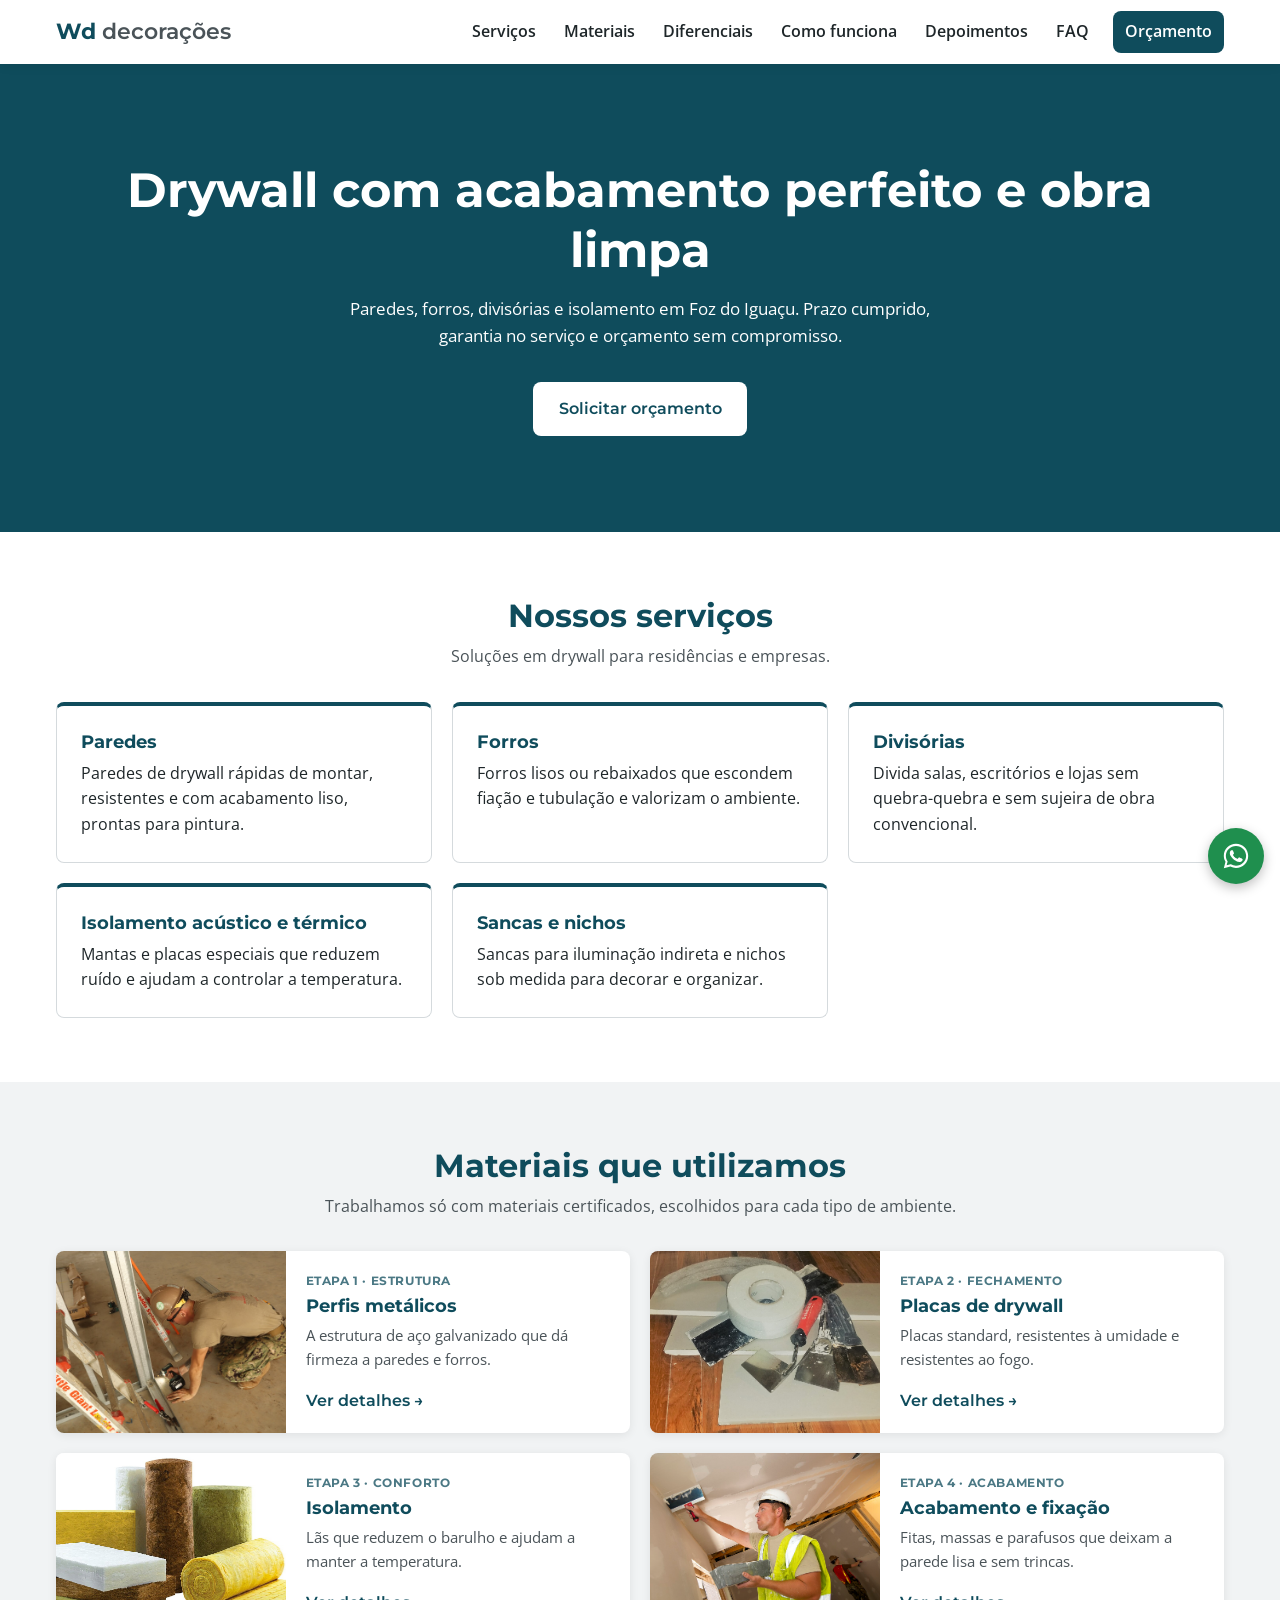
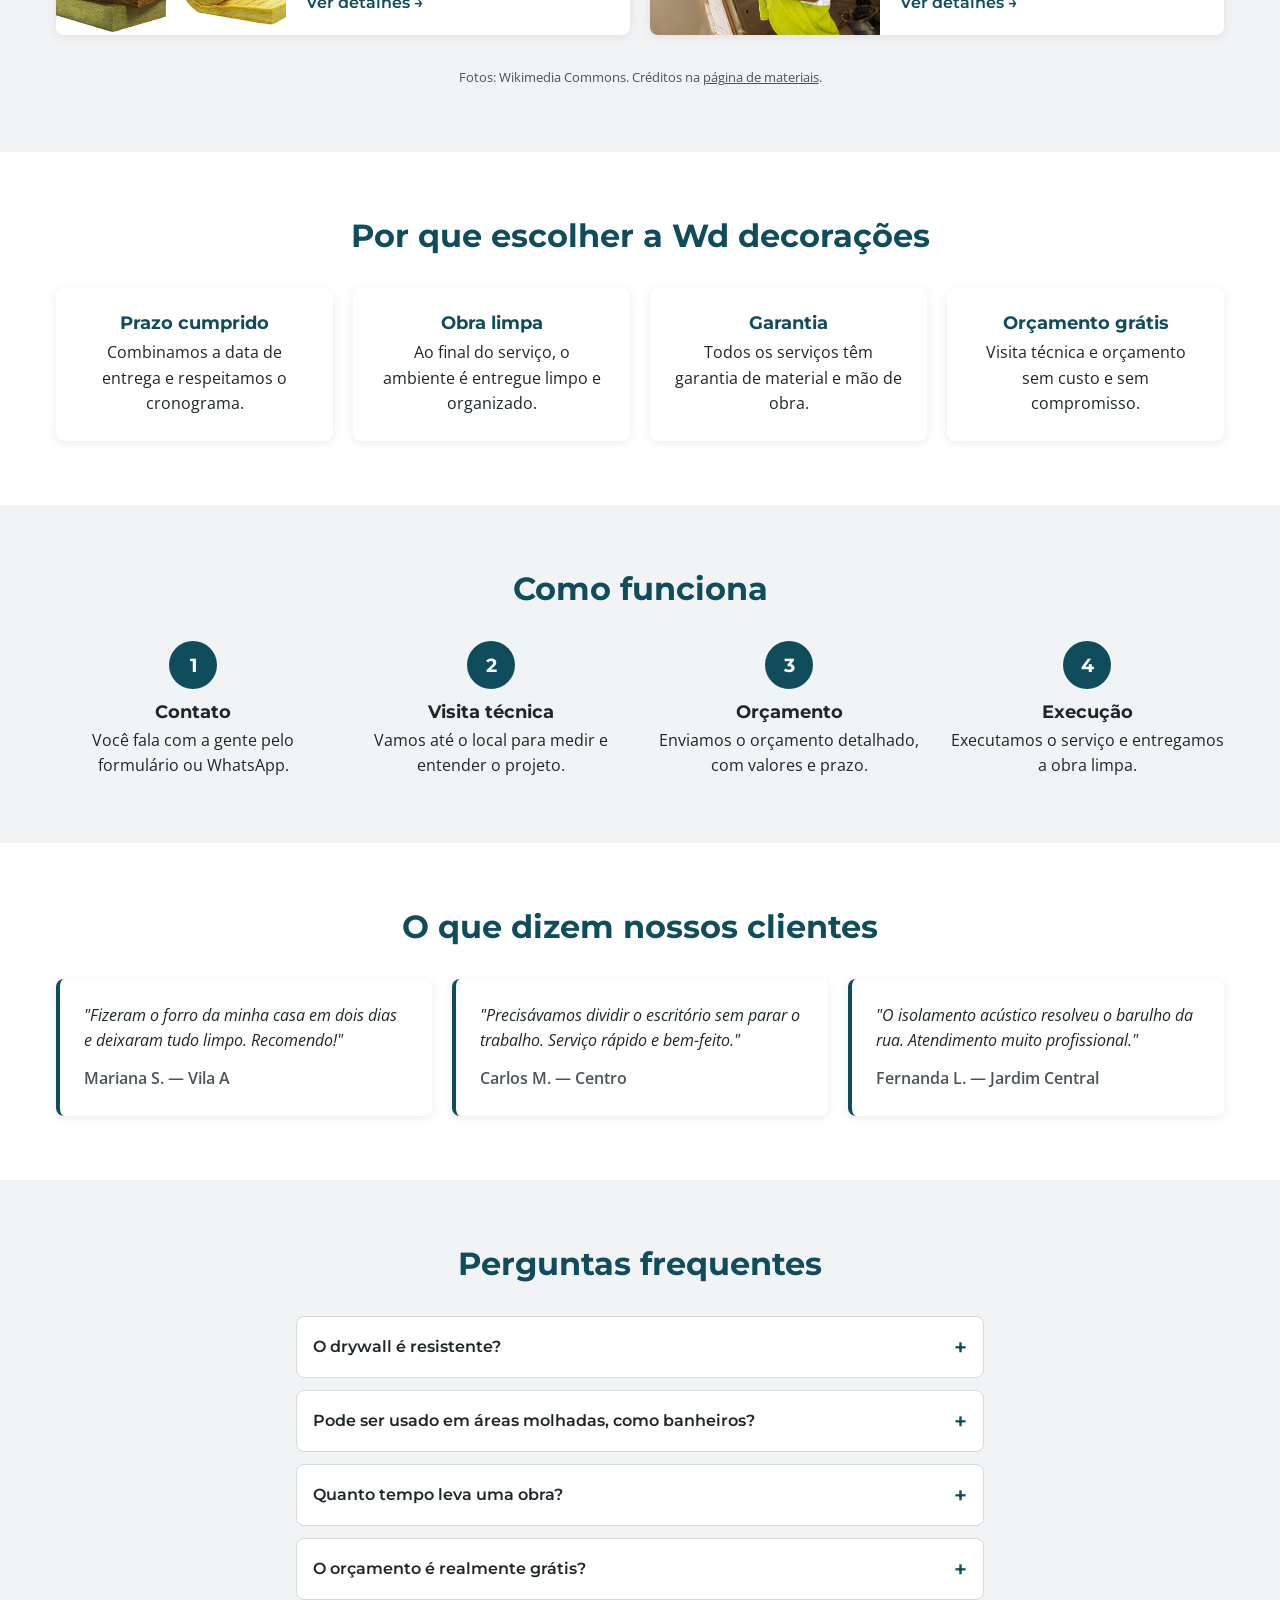
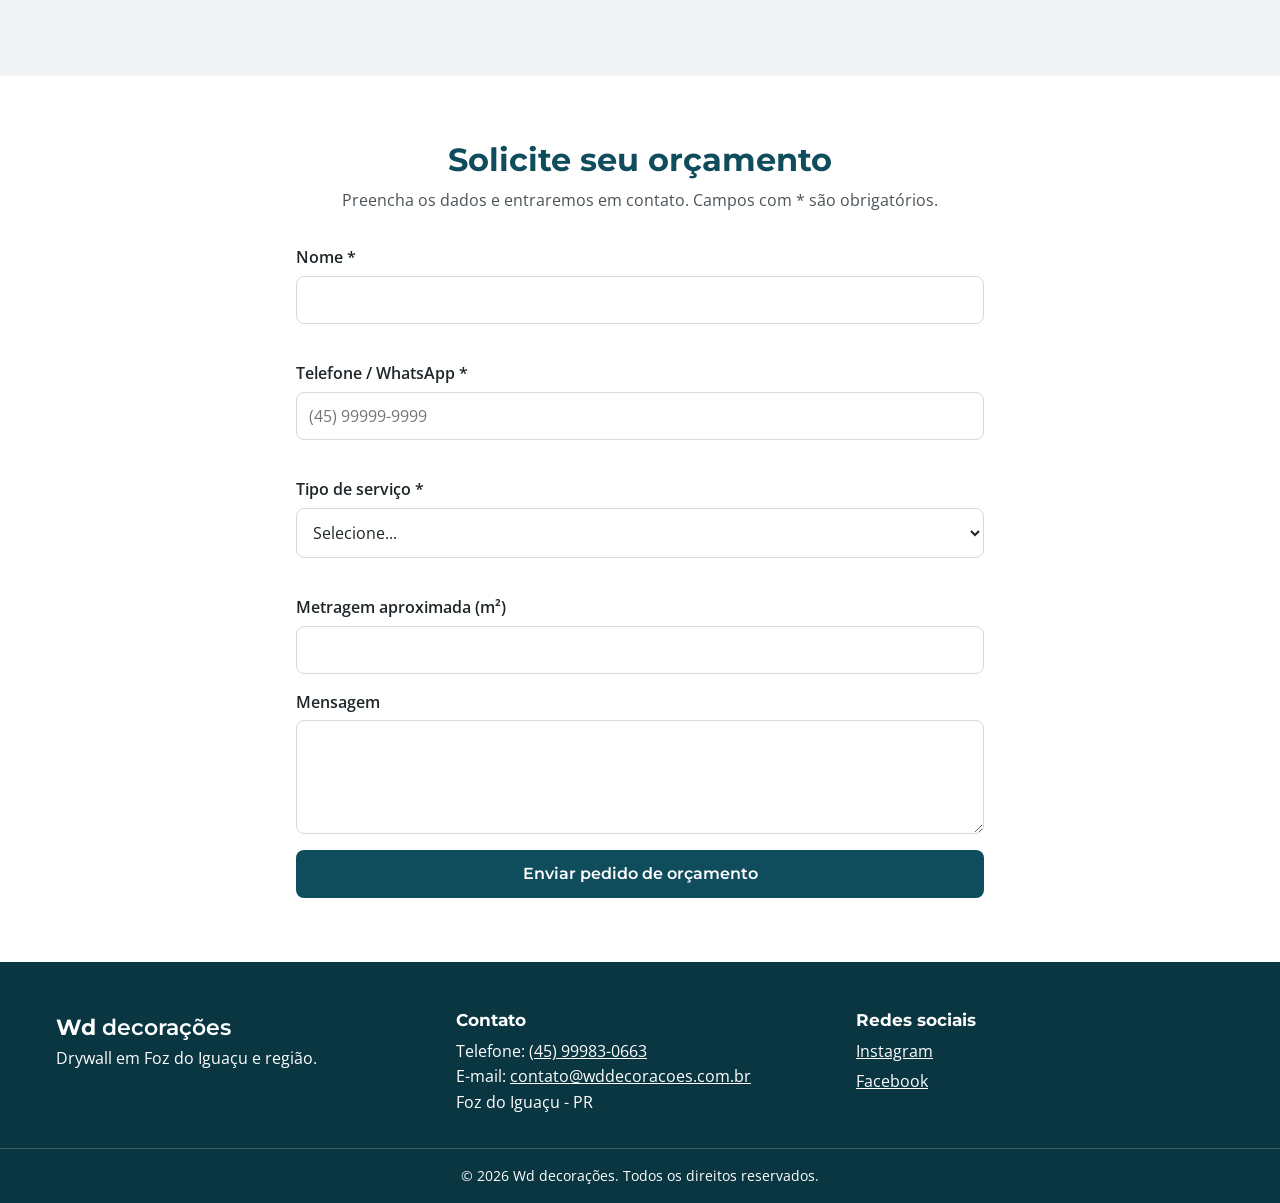
<file: index.html>
<!DOCTYPE html>
<html lang="pt-BR">
<head>
  <meta charset="UTF-8">
  <meta name="viewport" content="width=device-width, initial-scale=1.0">
  <meta name="description" content="Wd decorações: drywall, forros, divisórias e isolamento em Foz do Iguaçu. Orçamento grátis.">
  <title>Wd decorações | Drywall em Foz do Iguaçu</title>

  <link rel="preconnect" href="https://fonts.googleapis.com">
  <link rel="preconnect" href="https://fonts.gstatic.com" crossorigin>
  <link href="https://fonts.googleapis.com/css2?family=Montserrat:wght@600;700&family=Open+Sans:wght@400;600&display=swap" rel="stylesheet">

  <link rel="stylesheet" href="css/style.css">
</head>
<body>
  <header class="header">
    <div class="container header__conteudo">
      <a href="#inicio" class="logo">Wd <span>decorações</span></a>

      <button class="menu-botao" type="button" aria-label="Abrir menu" aria-expanded="false" aria-controls="menu">
        <span class="menu-botao__linha"></span>
        <span class="menu-botao__linha"></span>
        <span class="menu-botao__linha"></span>
      </button>

      <nav class="menu" id="menu" aria-label="Menu principal">
        <ul class="menu__lista">
          <li><a href="#servicos" class="menu__link">Serviços</a></li>
          <li><a href="#materiais" class="menu__link">Materiais</a></li>
          <li><a href="#diferenciais" class="menu__link">Diferenciais</a></li>
          <li><a href="#como-funciona" class="menu__link">Como funciona</a></li>
          <li><a href="#depoimentos" class="menu__link">Depoimentos</a></li>
          <li><a href="#faq" class="menu__link">FAQ</a></li>
          <li><a href="#orcamento" class="menu__link menu__link--destaque">Orçamento</a></li>
        </ul>
      </nav>
    </div>
  </header>

  <main>
    <section class="hero" id="inicio">
      <div class="container hero__conteudo">
        <h1 class="hero__titulo">Drywall com acabamento perfeito e obra limpa</h1>
        <p class="hero__subtitulo">
          Paredes, forros, divisórias e isolamento em Foz do Iguaçu.
          Prazo cumprido, garantia no serviço e orçamento sem compromisso.
        </p>
        <a href="#orcamento" class="botao">Solicitar orçamento</a>
      </div>
    </section>

    <section class="secao" id="servicos">
      <div class="container">
        <h2 class="secao__titulo">Nossos serviços</h2>
        <p class="secao__subtitulo">Soluções em drywall para residências e empresas.</p>

        <div class="grade grade--3">
          <article class="card">
            <h3 class="card__titulo">Paredes</h3>
            <p>Paredes de drywall rápidas de montar, resistentes e com acabamento liso, prontas para pintura.</p>
          </article>
          <article class="card">
            <h3 class="card__titulo">Forros</h3>
            <p>Forros lisos ou rebaixados que escondem fiação e tubulação e valorizam o ambiente.</p>
          </article>
          <article class="card">
            <h3 class="card__titulo">Divisórias</h3>
            <p>Divida salas, escritórios e lojas sem quebra-quebra e sem sujeira de obra convencional.</p>
          </article>
          <article class="card">
            <h3 class="card__titulo">Isolamento acústico e térmico</h3>
            <p>Mantas e placas especiais que reduzem ruído e ajudam a controlar a temperatura.</p>
          </article>
          <article class="card">
            <h3 class="card__titulo">Sancas e nichos</h3>
            <p>Sancas para iluminação indireta e nichos sob medida para decorar e organizar.</p>
          </article>
        </div>
      </div>
    </section>

    <section class="secao secao--cinza" id="materiais">
      <div class="container">
        <h2 class="secao__titulo">Materiais que utilizamos</h2>
        <p class="secao__subtitulo">Trabalhamos só com materiais certificados, escolhidos para cada tipo de ambiente.</p>

        <div class="grade grade--2">
          <article class="material">
            <img src="imagens/perfis.jpg" alt="Montagem da estrutura de perfis metálicos" class="material__imagem" width="1200" height="800" loading="lazy">
            <div class="material__conteudo">
              <span class="material__etapa">Etapa 1 · Estrutura</span>
              <h3 class="material__titulo">Perfis metálicos</h3>
              <p>A estrutura de aço galvanizado que dá firmeza a paredes e forros.</p>
              <a href="materiais.html#perfis" class="material__link">Ver detalhes</a>
            </div>
          </article>
          <article class="material">
            <img src="imagens/placas.jpg" alt="Placas de drywall com fita e espátulas" class="material__imagem" width="1200" height="869" loading="lazy">
            <div class="material__conteudo">
              <span class="material__etapa">Etapa 2 · Fechamento</span>
              <h3 class="material__titulo">Placas de drywall</h3>
              <p>Placas standard, resistentes à umidade e resistentes ao fogo.</p>
              <a href="materiais.html#placas" class="material__link">Ver detalhes</a>
            </div>
          </article>
          <article class="material">
            <img src="imagens/isolamento.jpg" alt="Rolos e painéis de lã mineral" class="material__imagem" width="1200" height="675" loading="lazy">
            <div class="material__conteudo">
              <span class="material__etapa">Etapa 3 · Conforto</span>
              <h3 class="material__titulo">Isolamento</h3>
              <p>Lãs que reduzem o barulho e ajudam a manter a temperatura.</p>
              <a href="materiais.html#isolamento" class="material__link">Ver detalhes</a>
            </div>
          </article>
          <article class="material">
            <img src="imagens/acabamento.jpg" alt="Profissional aplicando massa no forro de drywall" class="material__imagem" width="1200" height="857" loading="lazy">
            <div class="material__conteudo">
              <span class="material__etapa">Etapa 4 · Acabamento</span>
              <h3 class="material__titulo">Acabamento e fixação</h3>
              <p>Fitas, massas e parafusos que deixam a parede lisa e sem trincas.</p>
              <a href="materiais.html#acabamento" class="material__link">Ver detalhes</a>
            </div>
          </article>
        </div>

        <p class="creditos">Fotos: Wikimedia Commons. Créditos na <a href="materiais.html">página de materiais</a>.</p>
      </div>
    </section>

    <section class="secao" id="diferenciais">
      <div class="container">
        <h2 class="secao__titulo">Por que escolher a Wd decorações</h2>

        <div class="grade grade--4">
          <div class="diferencial">
            <h3 class="diferencial__titulo">Prazo cumprido</h3>
            <p>Combinamos a data de entrega e respeitamos o cronograma.</p>
          </div>
          <div class="diferencial">
            <h3 class="diferencial__titulo">Obra limpa</h3>
            <p>Ao final do serviço, o ambiente é entregue limpo e organizado.</p>
          </div>
          <div class="diferencial">
            <h3 class="diferencial__titulo">Garantia</h3>
            <p>Todos os serviços têm garantia de material e mão de obra.</p>
          </div>
          <div class="diferencial">
            <h3 class="diferencial__titulo">Orçamento grátis</h3>
            <p>Visita técnica e orçamento sem custo e sem compromisso.</p>
          </div>
        </div>
      </div>
    </section>

    <section class="secao secao--cinza" id="como-funciona">
      <div class="container">
        <h2 class="secao__titulo">Como funciona</h2>

        <ol class="etapas">
          <li class="etapa">
            <span class="etapa__numero" aria-hidden="true">1</span>
            <h3 class="etapa__titulo">Contato</h3>
            <p>Você fala com a gente pelo formulário ou WhatsApp.</p>
          </li>
          <li class="etapa">
            <span class="etapa__numero" aria-hidden="true">2</span>
            <h3 class="etapa__titulo">Visita técnica</h3>
            <p>Vamos até o local para medir e entender o projeto.</p>
          </li>
          <li class="etapa">
            <span class="etapa__numero" aria-hidden="true">3</span>
            <h3 class="etapa__titulo">Orçamento</h3>
            <p>Enviamos o orçamento detalhado, com valores e prazo.</p>
          </li>
          <li class="etapa">
            <span class="etapa__numero" aria-hidden="true">4</span>
            <h3 class="etapa__titulo">Execução</h3>
            <p>Executamos o serviço e entregamos a obra limpa.</p>
          </li>
        </ol>
      </div>
    </section>

    <section class="secao" id="depoimentos">
      <div class="container">
        <h2 class="secao__titulo">O que dizem nossos clientes</h2>

        <div class="grade grade--3">
          <figure class="depoimento">
            <blockquote>
              <p>"Fizeram o forro da minha casa em dois dias e deixaram tudo limpo. Recomendo!"</p>
            </blockquote>
            <figcaption class="depoimento__autor">Mariana S. — Vila A</figcaption>
          </figure>
          <figure class="depoimento">
            <blockquote>
              <p>"Precisávamos dividir o escritório sem parar o trabalho. Serviço rápido e bem-feito."</p>
            </blockquote>
            <figcaption class="depoimento__autor">Carlos M. — Centro</figcaption>
          </figure>
          <figure class="depoimento">
            <blockquote>
              <p>"O isolamento acústico resolveu o barulho da rua. Atendimento muito profissional."</p>
            </blockquote>
            <figcaption class="depoimento__autor">Fernanda L. — Jardim Central</figcaption>
          </figure>
        </div>
      </div>
    </section>

    <section class="secao secao--cinza" id="faq">
      <div class="container container--estreito">
        <h2 class="secao__titulo">Perguntas frequentes</h2>

        <div class="faq">
          <div class="faq__item">
            <h3>
              <button class="faq__pergunta" type="button" aria-expanded="false" aria-controls="faq-1">
                O drywall é resistente?
              </button>
            </h3>
            <div class="faq__resposta" id="faq-1" hidden>
              <p>Sim. Com a estrutura correta, suporta prateleiras, TVs e armários, usando buchas e reforços próprios.</p>
            </div>
          </div>
          <div class="faq__item">
            <h3>
              <button class="faq__pergunta" type="button" aria-expanded="false" aria-controls="faq-2">
                Pode ser usado em áreas molhadas, como banheiros?
              </button>
            </h3>
            <div class="faq__resposta" id="faq-2" hidden>
              <p>Sim. Usamos a placa resistente à umidade (verde), indicada para banheiros, cozinhas e áreas de serviço.</p>
            </div>
          </div>
          <div class="faq__item">
            <h3>
              <button class="faq__pergunta" type="button" aria-expanded="false" aria-controls="faq-3">
                Quanto tempo leva uma obra?
              </button>
            </h3>
            <div class="faq__resposta" id="faq-3" hidden>
              <p>Depende do tamanho, mas é bem mais rápido que alvenaria. Uma parede comum costuma ficar pronta em 1 a 2 dias.</p>
            </div>
          </div>
          <div class="faq__item">
            <h3>
              <button class="faq__pergunta" type="button" aria-expanded="false" aria-controls="faq-4">
                O orçamento é realmente grátis?
              </button>
            </h3>
            <div class="faq__resposta" id="faq-4" hidden>
              <p>Sim. A visita técnica e o orçamento não têm custo nem compromisso em Foz do Iguaçu.</p>
            </div>
          </div>
        </div>
      </div>
    </section>

    <section class="secao" id="orcamento">
      <div class="container container--estreito">
        <h2 class="secao__titulo">Solicite seu orçamento</h2>
        <p class="secao__subtitulo">Preencha os dados e entraremos em contato. Campos com * são obrigatórios.</p>

        <form class="formulario" id="form-orcamento" novalidate>
          <div class="campo">
            <label for="nome">Nome *</label>
            <input type="text" id="nome" name="nome" autocomplete="name" required>
            <span class="campo__erro" id="erro-nome" aria-live="polite"></span>
          </div>

          <div class="campo">
            <label for="telefone">Telefone / WhatsApp *</label>
            <input type="tel" id="telefone" name="telefone" autocomplete="tel" placeholder="(45) 99999-9999" maxlength="15" required>
            <span class="campo__erro" id="erro-telefone" aria-live="polite"></span>
          </div>

          <div class="campo">
            <label for="servico">Tipo de serviço *</label>
            <select id="servico" name="servico" required>
              <option value="">Selecione...</option>
              <option value="paredes">Paredes</option>
              <option value="forros">Forros</option>
              <option value="divisorias">Divisórias</option>
              <option value="isolamento">Isolamento acústico/térmico</option>
              <option value="sancas-nichos">Sancas e nichos</option>
            </select>
            <span class="campo__erro" id="erro-servico" aria-live="polite"></span>
          </div>

          <div class="campo">
            <label for="metragem">Metragem aproximada (m²)</label>
            <input type="number" id="metragem" name="metragem" min="1" step="1" inputmode="numeric">
          </div>

          <div class="campo">
            <label for="mensagem">Mensagem</label>
            <textarea id="mensagem" name="mensagem" rows="4"></textarea>
          </div>

          <button type="submit" class="botao botao--largo">Enviar pedido de orçamento</button>

          <p class="formulario__sucesso" id="mensagem-sucesso" role="status" hidden>
            Pronto! Abrimos o WhatsApp com seu pedido. É só tocar em enviar na conversa.
          </p>
        </form>
      </div>
    </section>
  </main>

  <footer class="rodape">
    <div class="container rodape__conteudo">
      <div>
        <p class="logo">Wd <span>decorações</span></p>
        <p>Drywall em Foz do Iguaçu e região.</p>
      </div>

      <address class="rodape__contato">
        <h2 class="rodape__titulo">Contato</h2>
        <p>Telefone: <a href="tel:+5545999830663">(45) 99983-0663</a></p>
        <p>E-mail: <a href="mailto:contato@wddecoracoes.com.br">contato@wddecoracoes.com.br</a></p>
        <p>Foz do Iguaçu - PR</p>
      </address>

      <div>
        <h2 class="rodape__titulo">Redes sociais</h2>
        <ul class="rodape__redes">
          <li><a href="https://instagram.com/" target="_blank" rel="noopener">Instagram</a></li>
          <li><a href="https://facebook.com/" target="_blank" rel="noopener">Facebook</a></li>
        </ul>
      </div>
    </div>

    <p class="rodape__direitos">
      &copy; 2026 Wd decorações. Todos os direitos reservados.
    </p>
  </footer>

  <a href="https://wa.me/5545999830663?text=Ol%C3%A1!%20Gostaria%20de%20um%20or%C3%A7amento%20de%20drywall."
     class="whatsapp" target="_blank" rel="noopener" aria-label="Conversar pelo WhatsApp">
    <svg viewBox="0 0 32 32" width="30" height="30" aria-hidden="true" focusable="false">
      <path fill="currentColor" d="M16 3C8.8 3 3 8.7 3 15.8c0 2.3.6 4.5 1.8 6.4L3 29l7-1.8c1.8 1 3.9 1.5 6 1.5 7.2 0 13-5.7 13-12.8S23.2 3 16 3zm0 23.4c-1.9 0-3.8-.5-5.4-1.5l-.4-.2-4.2 1.1 1.1-4-.3-.4c-1.1-1.7-1.6-3.6-1.6-5.6C5.2 9.9 10 5.2 16 5.2s10.8 4.7 10.8 10.6S22 26.4 16 26.4zm5.9-7.9c-.3-.2-1.9-.9-2.2-1-.3-.1-.5-.2-.7.2-.2.3-.8 1-1 1.2-.2.2-.4.2-.7.1-.3-.2-1.4-.5-2.6-1.6-1-.9-1.6-1.9-1.8-2.2-.2-.3 0-.5.1-.7l.5-.6c.2-.2.2-.3.3-.6.1-.2 0-.4 0-.6l-1-2.4c-.3-.6-.5-.5-.7-.5h-.6c-.2 0-.6.1-.9.4-.3.3-1.2 1.1-1.2 2.8s1.2 3.2 1.4 3.5c.2.2 2.4 3.6 5.8 5 .8.4 1.4.6 1.9.7.8.3 1.5.2 2.1.1.6-.1 1.9-.8 2.2-1.5.3-.7.3-1.4.2-1.5-.1-.2-.3-.3-.6-.4z"/>
    </svg>
  </a>

  <script src="js/script.js" defer></script>
</body>
</html>
</file>
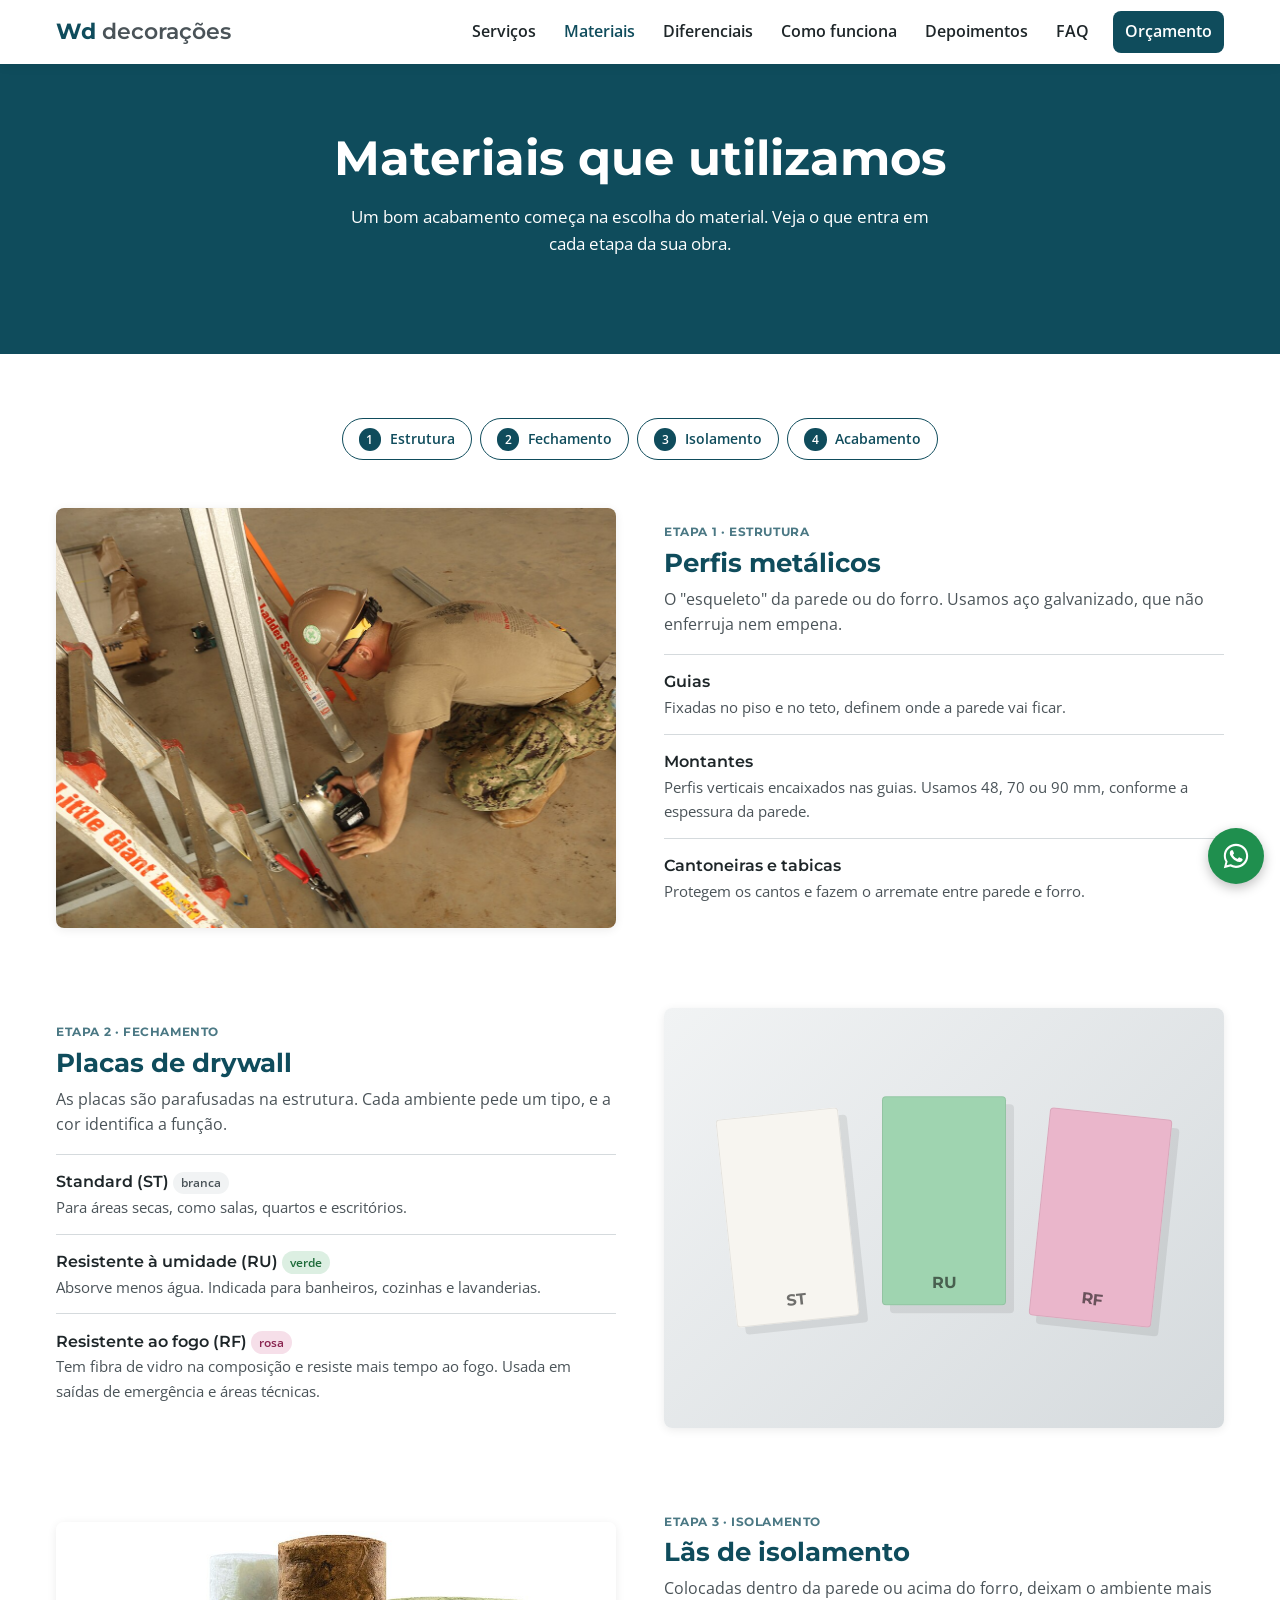
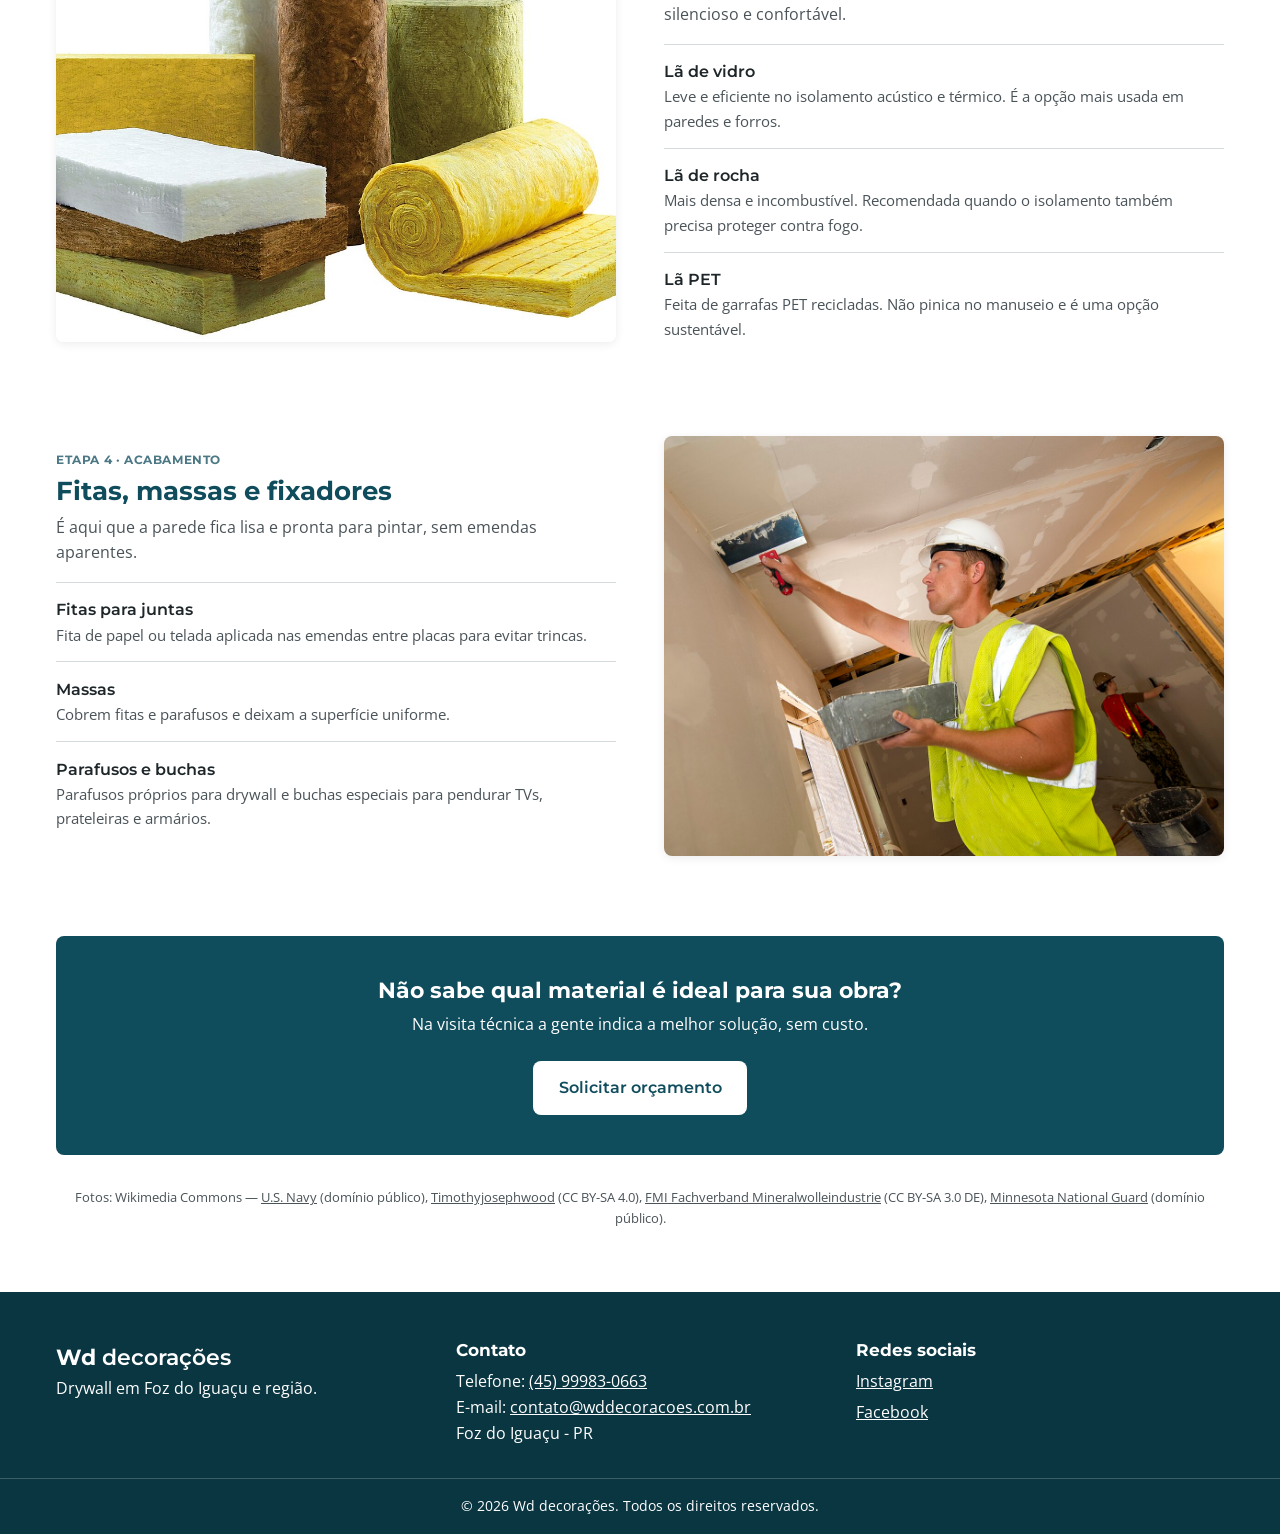
<file: materiais.html>
<!DOCTYPE html>
<html lang="pt-BR">
<head>
  <meta charset="UTF-8">
  <meta name="viewport" content="width=device-width, initial-scale=1.0">
  <meta name="description" content="Materiais usados pela Wd decorações: perfis metálicos, placas de drywall, isolamento, fitas e massas.">
  <title>Materiais | Wd decorações</title>

  <link rel="preconnect" href="https://fonts.googleapis.com">
  <link rel="preconnect" href="https://fonts.gstatic.com" crossorigin>
  <link href="https://fonts.googleapis.com/css2?family=Montserrat:wght@600;700&family=Open+Sans:wght@400;600&display=swap" rel="stylesheet">

  <link rel="stylesheet" href="css/style.css">
</head>
<body>
  <header class="header">
    <div class="container header__conteudo">
      <a href="index.html" class="logo">Wd <span>decorações</span></a>

      <button class="menu-botao" type="button" aria-label="Abrir menu" aria-expanded="false" aria-controls="menu">
        <span class="menu-botao__linha"></span>
        <span class="menu-botao__linha"></span>
        <span class="menu-botao__linha"></span>
      </button>

      <nav class="menu" id="menu" aria-label="Menu principal">
        <ul class="menu__lista">
          <li><a href="index.html#servicos" class="menu__link">Serviços</a></li>
          <li><a href="materiais.html" class="menu__link menu__link--atual" aria-current="page">Materiais</a></li>
          <li><a href="index.html#diferenciais" class="menu__link">Diferenciais</a></li>
          <li><a href="index.html#como-funciona" class="menu__link">Como funciona</a></li>
          <li><a href="index.html#depoimentos" class="menu__link">Depoimentos</a></li>
          <li><a href="index.html#faq" class="menu__link">FAQ</a></li>
          <li><a href="index.html#orcamento" class="menu__link menu__link--destaque">Orçamento</a></li>
        </ul>
      </nav>
    </div>
  </header>

  <main>
    <section class="hero hero--pagina">
      <div class="container hero__conteudo">
        <h1 class="hero__titulo">Materiais que utilizamos</h1>
        <p class="hero__subtitulo">
          Um bom acabamento começa na escolha do material. Veja o que entra em cada etapa da sua obra.
        </p>
      </div>
    </section>

    <section class="secao">
      <div class="container">
        <nav class="atalhos" aria-label="Etapas da obra">
          <a href="#perfis"><span>1</span> Estrutura</a>
          <a href="#placas"><span>2</span> Fechamento</a>
          <a href="#isolamento"><span>3</span> Isolamento</a>
          <a href="#acabamento"><span>4</span> Acabamento</a>
        </nav>

        <article class="bloco" id="perfis">
          <img src="imagens/perfis.jpg" alt="Profissional fixando um perfil metálico no piso" class="bloco__imagem" width="1200" height="800" loading="lazy">
          <div class="bloco__conteudo">
            <span class="bloco__etapa">Etapa 1 · Estrutura</span>
            <h2 class="bloco__titulo">Perfis metálicos</h2>
            <p class="bloco__descricao">O "esqueleto" da parede ou do forro. Usamos aço galvanizado, que não enferruja nem empena.</p>

            <dl class="itens">
              <div class="itens__item">
                <dt>Guias</dt>
                <dd>Fixadas no piso e no teto, definem onde a parede vai ficar.</dd>
              </div>
              <div class="itens__item">
                <dt>Montantes</dt>
                <dd>Perfis verticais encaixados nas guias. Usamos 48, 70 ou 90 mm, conforme a espessura da parede.</dd>
              </div>
              <div class="itens__item">
                <dt>Cantoneiras e tabicas</dt>
                <dd>Protegem os cantos e fazem o arremate entre parede e forro.</dd>
              </div>
            </dl>
          </div>
        </article>

        <article class="bloco bloco--invertido" id="placas">
          <div class="placas-visual" aria-hidden="true">
            <div class="placa placa--branca"><span>ST</span></div>
            <div class="placa placa--verde"><span>RU</span></div>
            <div class="placa placa--rosa"><span>RF</span></div>
          </div>
          <div class="bloco__conteudo">
            <span class="bloco__etapa">Etapa 2 · Fechamento</span>
            <h2 class="bloco__titulo">Placas de drywall</h2>
            <p class="bloco__descricao">As placas são parafusadas na estrutura. Cada ambiente pede um tipo, e a cor identifica a função.</p>

            <dl class="itens">
              <div class="itens__item">
                <dt>Standard (ST) <span class="etiqueta">branca</span></dt>
                <dd>Para áreas secas, como salas, quartos e escritórios.</dd>
              </div>
              <div class="itens__item">
                <dt>Resistente à umidade (RU) <span class="etiqueta etiqueta--verde">verde</span></dt>
                <dd>Absorve menos água. Indicada para banheiros, cozinhas e lavanderias.</dd>
              </div>
              <div class="itens__item">
                <dt>Resistente ao fogo (RF) <span class="etiqueta etiqueta--rosa">rosa</span></dt>
                <dd>Tem fibra de vidro na composição e resiste mais tempo ao fogo. Usada em saídas de emergência e áreas técnicas.</dd>
              </div>
            </dl>
          </div>
        </article>

        <article class="bloco" id="isolamento">
          <img src="imagens/isolamento.jpg" alt="Rolos e painéis de lã de vidro e lã de rocha" class="bloco__imagem" width="1200" height="675" loading="lazy">
          <div class="bloco__conteudo">
            <span class="bloco__etapa">Etapa 3 · Isolamento</span>
            <h2 class="bloco__titulo">Lãs de isolamento</h2>
            <p class="bloco__descricao">Colocadas dentro da parede ou acima do forro, deixam o ambiente mais silencioso e confortável.</p>

            <dl class="itens">
              <div class="itens__item">
                <dt>Lã de vidro</dt>
                <dd>Leve e eficiente no isolamento acústico e térmico. É a opção mais usada em paredes e forros.</dd>
              </div>
              <div class="itens__item">
                <dt>Lã de rocha</dt>
                <dd>Mais densa e incombustível. Recomendada quando o isolamento também precisa proteger contra fogo.</dd>
              </div>
              <div class="itens__item">
                <dt>Lã PET</dt>
                <dd>Feita de garrafas PET recicladas. Não pinica no manuseio e é uma opção sustentável.</dd>
              </div>
            </dl>
          </div>
        </article>

        <article class="bloco bloco--invertido" id="acabamento">
          <img src="imagens/acabamento.jpg" alt="Profissional aplicando massa no forro de drywall" class="bloco__imagem" width="1200" height="857" loading="lazy">
          <div class="bloco__conteudo">
            <span class="bloco__etapa">Etapa 4 · Acabamento</span>
            <h2 class="bloco__titulo">Fitas, massas e fixadores</h2>
            <p class="bloco__descricao">É aqui que a parede fica lisa e pronta para pintar, sem emendas aparentes.</p>

            <dl class="itens">
              <div class="itens__item">
                <dt>Fitas para juntas</dt>
                <dd>Fita de papel ou telada aplicada nas emendas entre placas para evitar trincas.</dd>
              </div>
              <div class="itens__item">
                <dt>Massas</dt>
                <dd>Cobrem fitas e parafusos e deixam a superfície uniforme.</dd>
              </div>
              <div class="itens__item">
                <dt>Parafusos e buchas</dt>
                <dd>Parafusos próprios para drywall e buchas especiais para pendurar TVs, prateleiras e armários.</dd>
              </div>
            </dl>
          </div>
        </article>

        <div class="chamada">
          <h2 class="chamada__titulo">Não sabe qual material é ideal para sua obra?</h2>
          <p>Na visita técnica a gente indica a melhor solução, sem custo.</p>
          <a href="index.html#orcamento" class="botao">Solicitar orçamento</a>
        </div>

        <p class="creditos">
          Fotos: Wikimedia Commons —
          <a href="https://commons.wikimedia.org/wiki/File:Metal_Framing_(9020041).jpg" target="_blank" rel="noopener">U.S. Navy</a> (domínio público),
          <a href="https://commons.wikimedia.org/wiki/File:Drywall_and_tools.jpg" target="_blank" rel="noopener">Timothyjosephwood</a> (CC BY-SA 4.0),
          <a href="https://commons.wikimedia.org/wiki/File:Arrangement_Mineralwolle.jpeg" target="_blank" rel="noopener">FMI Fachverband Mineralwolleindustrie</a> (CC BY-SA 3.0 DE),
          <a href="https://commons.wikimedia.org/wiki/File:180726-Z-IL540-1128_(30058183198).jpg" target="_blank" rel="noopener">Minnesota National Guard</a> (domínio público).
        </p>
      </div>
    </section>
  </main>

  <footer class="rodape">
    <div class="container rodape__conteudo">
      <div>
        <p class="logo">Wd <span>decorações</span></p>
        <p>Drywall em Foz do Iguaçu e região.</p>
      </div>

      <address class="rodape__contato">
        <h2 class="rodape__titulo">Contato</h2>
        <p>Telefone: <a href="tel:+5545999830663">(45) 99983-0663</a></p>
        <p>E-mail: <a href="mailto:contato@wddecoracoes.com.br">contato@wddecoracoes.com.br</a></p>
        <p>Foz do Iguaçu - PR</p>
      </address>

      <div>
        <h2 class="rodape__titulo">Redes sociais</h2>
        <ul class="rodape__redes">
          <li><a href="https://instagram.com/" target="_blank" rel="noopener">Instagram</a></li>
          <li><a href="https://facebook.com/" target="_blank" rel="noopener">Facebook</a></li>
        </ul>
      </div>
    </div>

    <p class="rodape__direitos">
      &copy; 2026 Wd decorações. Todos os direitos reservados.
    </p>
  </footer>

  <a href="https://wa.me/5545999830663?text=Ol%C3%A1!%20Gostaria%20de%20um%20or%C3%A7amento%20de%20drywall."
     class="whatsapp" target="_blank" rel="noopener" aria-label="Conversar pelo WhatsApp">
    <svg viewBox="0 0 32 32" width="30" height="30" aria-hidden="true" focusable="false">
      <path fill="currentColor" d="M16 3C8.8 3 3 8.7 3 15.8c0 2.3.6 4.5 1.8 6.4L3 29l7-1.8c1.8 1 3.9 1.5 6 1.5 7.2 0 13-5.7 13-12.8S23.2 3 16 3zm0 23.4c-1.9 0-3.8-.5-5.4-1.5l-.4-.2-4.2 1.1 1.1-4-.3-.4c-1.1-1.7-1.6-3.6-1.6-5.6C5.2 9.9 10 5.2 16 5.2s10.8 4.7 10.8 10.6S22 26.4 16 26.4zm5.9-7.9c-.3-.2-1.9-.9-2.2-1-.3-.1-.5-.2-.7.2-.2.3-.8 1-1 1.2-.2.2-.4.2-.7.1-.3-.2-1.4-.5-2.6-1.6-1-.9-1.6-1.9-1.8-2.2-.2-.3 0-.5.1-.7l.5-.6c.2-.2.2-.3.3-.6.1-.2 0-.4 0-.6l-1-2.4c-.3-.6-.5-.5-.7-.5h-.6c-.2 0-.6.1-.9.4-.3.3-1.2 1.1-1.2 2.8s1.2 3.2 1.4 3.5c.2.2 2.4 3.6 5.8 5 .8.4 1.4.6 1.9.7.8.3 1.5.2 2.1.1.6-.1 1.9-.8 2.2-1.5.3-.7.3-1.4.2-1.5-.1-.2-.3-.3-.6-.4z"/>
    </svg>
  </a>

  <script src="js/script.js" defer></script>
</body>
</html>
</file>
<file: css/style.css>
:root {
  --cor-primaria: #0f4c5c;
  --cor-primaria-escura: #0a3642;
  --cor-cinza-claro: #f1f3f4;
  --cor-cinza-medio: #d5dadd;
  --cor-cinza-texto: #4a5358;
  --cor-texto: #1e2629;
  --cor-branco: #ffffff;
  --cor-erro: #b3261e;
  --cor-sucesso: #1e6b3a;
  --cor-whatsapp: #1f8f4e;

  --fonte-titulo: "Montserrat", Arial, sans-serif;
  --fonte-texto: "Open Sans", Arial, sans-serif;

  --altura-header: 64px;
  --raio: 8px;
  --sombra: 0 2px 10px rgba(0, 0, 0, 0.08);
}

*,
*::before,
*::after {
  box-sizing: border-box;
  margin: 0;
  padding: 0;
}

body {
  font-family: var(--fonte-texto);
  font-size: 1rem;
  line-height: 1.6;
  color: var(--cor-texto);
  background-color: var(--cor-branco);
}

img {
  max-width: 100%;
  height: auto;
  display: block;
}

ul,
ol {
  list-style: none;
}

a {
  color: var(--cor-primaria);
}

h1,
h2,
h3 {
  font-family: var(--fonte-titulo);
  line-height: 1.25;
}

:focus-visible {
  outline: 3px solid var(--cor-primaria);
  outline-offset: 2px;
}

.container {
  width: 100%;
  max-width: 1200px;
  margin: 0 auto;
  padding: 0 1rem;
}

.container--estreito {
  max-width: 720px;
}

.botao {
  display: inline-block;
  padding: 0.9rem 1.6rem;
  border: none;
  border-radius: var(--raio);
  background-color: var(--cor-primaria);
  color: var(--cor-branco);
  font-family: var(--fonte-titulo);
  font-weight: 600;
  font-size: 1rem;
  text-decoration: none;
  cursor: pointer;
  transition: background-color 0.2s;
}

.botao:hover {
  background-color: var(--cor-primaria-escura);
}

.botao--largo {
  width: 100%;
}

.header {
  position: fixed;
  top: 0;
  left: 0;
  width: 100%;
  height: var(--altura-header);
  background-color: var(--cor-branco);
  box-shadow: var(--sombra);
  z-index: 100;
}

.header__conteudo {
  height: 100%;
  display: flex;
  align-items: center;
  justify-content: space-between;
}

.logo {
  font-family: var(--fonte-titulo);
  font-weight: 700;
  font-size: 1.4rem;
  color: var(--cor-primaria);
  text-decoration: none;
}

.logo span {
  font-weight: 600;
  color: var(--cor-cinza-texto);
}

.menu-botao {
  display: flex;
  flex-direction: column;
  gap: 5px;
  padding: 10px;
  background: none;
  border: none;
  cursor: pointer;
}

.menu-botao__linha {
  width: 26px;
  height: 3px;
  background-color: var(--cor-primaria);
  border-radius: 2px;
  transition: transform 0.3s, opacity 0.3s;
}

.menu-botao[aria-expanded="true"] .menu-botao__linha:nth-child(1) {
  transform: translateY(8px) rotate(45deg);
}
.menu-botao[aria-expanded="true"] .menu-botao__linha:nth-child(2) {
  opacity: 0;
}
.menu-botao[aria-expanded="true"] .menu-botao__linha:nth-child(3) {
  transform: translateY(-8px) rotate(-45deg);
}

.menu {
  display: none;
  position: absolute;
  top: var(--altura-header);
  left: 0;
  width: 100%;
  background-color: var(--cor-branco);
  box-shadow: var(--sombra);
}

.menu.aberto {
  display: block;
}

.menu__link {
  display: block;
  padding: 0.9rem 1rem;
  color: var(--cor-texto);
  text-decoration: none;
  font-weight: 600;
  border-top: 1px solid var(--cor-cinza-claro);
}

.menu__link:hover {
  color: var(--cor-primaria);
}

.menu__link--destaque,
.menu__link--atual {
  color: var(--cor-primaria);
}

.hero {
  padding: calc(var(--altura-header) + 4rem) 0 4rem;
  background-color: var(--cor-primaria);
  color: var(--cor-branco);
  text-align: center;
}

.hero__titulo {
  font-size: 1.9rem;
  margin-bottom: 1rem;
}

.hero__subtitulo {
  font-size: 1.05rem;
  max-width: 600px;
  margin: 0 auto 2rem;
}

.hero .botao {
  background-color: var(--cor-branco);
  color: var(--cor-primaria);
}

.hero .botao:hover {
  background-color: var(--cor-cinza-claro);
}

.secao {
  padding: 4rem 0;
  scroll-margin-top: var(--altura-header);
}

.secao--cinza {
  background-color: var(--cor-cinza-claro);
}

.secao__titulo {
  font-size: 1.6rem;
  color: var(--cor-primaria);
  text-align: center;
  margin-bottom: 2rem;
}

.secao__subtitulo {
  text-align: center;
  color: var(--cor-cinza-texto);
  margin-top: -1.5rem;
  margin-bottom: 2rem;
}

.grade {
  display: grid;
  grid-template-columns: 1fr;
  gap: 1.25rem;
}

.card {
  padding: 1.5rem;
  background-color: var(--cor-branco);
  border: 1px solid var(--cor-cinza-medio);
  border-top: 4px solid var(--cor-primaria);
  border-radius: var(--raio);
}

.card__titulo {
  font-size: 1.15rem;
  color: var(--cor-primaria);
  margin-bottom: 0.5rem;
}

.diferencial {
  padding: 1.5rem;
  background-color: var(--cor-branco);
  border-radius: var(--raio);
  box-shadow: var(--sombra);
  text-align: center;
}

.diferencial__titulo {
  font-size: 1.1rem;
  color: var(--cor-primaria);
  margin-bottom: 0.4rem;
}

.etapas {
  display: grid;
  grid-template-columns: 1fr;
  gap: 1.5rem;
}

.etapa {
  text-align: center;
}

.etapa__numero {
  display: inline-flex;
  align-items: center;
  justify-content: center;
  width: 48px;
  height: 48px;
  margin-bottom: 0.75rem;
  border-radius: 50%;
  background-color: var(--cor-primaria);
  color: var(--cor-branco);
  font-family: var(--fonte-titulo);
  font-weight: 700;
  font-size: 1.2rem;
}

.etapa__titulo {
  font-size: 1.1rem;
  margin-bottom: 0.3rem;
}

.material {
  display: grid;
  grid-template-columns: 1fr;
  background-color: var(--cor-branco);
  border-radius: var(--raio);
  box-shadow: var(--sombra);
  overflow: hidden;
  transition: transform 0.2s, box-shadow 0.2s;
}

.material:hover {
  transform: translateY(-4px);
  box-shadow: 0 8px 20px rgba(0, 0, 0, 0.12);
}

.material__imagem {
  width: 100%;
  height: 100%;
  aspect-ratio: 16 / 10;
  object-fit: cover;
}

.material__conteudo {
  display: flex;
  flex-direction: column;
  padding: 1.25rem;
}

.material__etapa,
.bloco__etapa {
  font-family: var(--fonte-titulo);
  font-size: 0.75rem;
  font-weight: 700;
  letter-spacing: 0.05em;
  text-transform: uppercase;
  color: var(--cor-primaria);
  opacity: 0.75;
}

.material__titulo {
  font-size: 1.15rem;
  color: var(--cor-primaria);
  margin: 0.2rem 0 0.4rem;
}

.material__conteudo p {
  font-size: 0.95rem;
  color: var(--cor-cinza-texto);
}

.material__link {
  margin-top: auto;
  padding-top: 1rem;
  font-family: var(--fonte-titulo);
  font-weight: 600;
  text-decoration: none;
}

.material__link::after {
  content: " →";
}

.material__link:hover {
  text-decoration: underline;
}

.etiqueta {
  display: inline-block;
  padding: 0.1rem 0.5rem;
  border-radius: 999px;
  background-color: var(--cor-cinza-claro);
  color: var(--cor-cinza-texto);
  font-family: var(--fonte-texto);
  font-size: 0.75rem;
  font-weight: 600;
  vertical-align: middle;
}

.etiqueta--verde {
  background-color: #dcefe2;
  color: #1e6b3a;
}

.etiqueta--rosa {
  background-color: #f6dfe9;
  color: #8a2550;
}

.hero--pagina {
  padding: calc(var(--altura-header) + 3rem) 0 3rem;
}

.atalhos {
  display: flex;
  flex-wrap: wrap;
  justify-content: center;
  gap: 0.5rem;
  margin-bottom: 3rem;
}

.atalhos a {
  padding: 0.5rem 1rem;
  border: 1px solid var(--cor-primaria);
  border-radius: 999px;
  font-weight: 600;
  font-size: 0.9rem;
  text-decoration: none;
  transition: background-color 0.2s, color 0.2s;
}

.atalhos a:hover {
  background-color: var(--cor-primaria);
  color: var(--cor-branco);
}

.atalhos a span {
  display: inline-flex;
  align-items: center;
  justify-content: center;
  width: 1.4rem;
  height: 1.4rem;
  margin-right: 0.3rem;
  border-radius: 50%;
  background-color: var(--cor-primaria);
  color: var(--cor-branco);
  font-size: 0.75rem;
}

.atalhos a:hover span {
  background-color: var(--cor-branco);
  color: var(--cor-primaria);
}

.bloco {
  display: grid;
  grid-template-columns: 1fr;
  gap: 1.5rem;
  margin-bottom: 4rem;
  scroll-margin-top: calc(var(--altura-header) + 1rem);
}

.bloco__imagem,
.placas-visual {
  width: 100%;
  aspect-ratio: 4 / 3;
  border-radius: var(--raio);
  box-shadow: var(--sombra);
}

.bloco__imagem {
  object-fit: cover;
}

.bloco__titulo {
  font-size: 1.6rem;
  color: var(--cor-primaria);
  margin: 0.2rem 0 0.5rem;
}

.bloco__descricao {
  color: var(--cor-cinza-texto);
  margin-bottom: 1rem;
}

.itens__item {
  padding: 0.9rem 0;
  border-top: 1px solid var(--cor-cinza-medio);
}

.itens dt {
  font-family: var(--fonte-titulo);
  font-weight: 600;
}

.itens dd {
  font-size: 0.95rem;
  color: var(--cor-cinza-texto);
}

.placas-visual {
  display: flex;
  align-items: center;
  justify-content: center;
  gap: 6%;
  background: linear-gradient(135deg, var(--cor-cinza-claro), var(--cor-cinza-medio));
}

.placa {
  position: relative;
  width: 22%;
  aspect-ratio: 1 / 1.7;
  border-radius: 4px;
  box-shadow: 8px 8px 0 rgba(0, 0, 0, 0.08), inset 0 0 0 1px rgba(0, 0, 0, 0.08);
}

.placa span {
  position: absolute;
  bottom: 0.6rem;
  left: 0;
  right: 0;
  text-align: center;
  font-family: var(--fonte-titulo);
  font-weight: 700;
  color: rgba(0, 0, 0, 0.55);
}

.placa--branca {
  background-color: #f7f5f0;
  transform: rotate(-6deg);
}

.placa--verde {
  background-color: #9fd4b0;
  transform: translateY(-8%);
}

.placa--rosa {
  background-color: #eab6cb;
  transform: rotate(6deg);
}

.creditos {
  margin-top: 2rem;
  font-size: 0.8rem;
  color: var(--cor-cinza-texto);
  text-align: center;
}

.creditos a {
  color: inherit;
}

.chamada {
  padding: 2.5rem 1.5rem;
  border-radius: var(--raio);
  background-color: var(--cor-primaria);
  color: var(--cor-branco);
  text-align: center;
}

.chamada__titulo {
  font-size: 1.4rem;
  margin-bottom: 0.5rem;
}

.chamada p {
  margin-bottom: 1.5rem;
}

.chamada .botao {
  background-color: var(--cor-branco);
  color: var(--cor-primaria);
}

.chamada .botao:hover {
  background-color: var(--cor-cinza-claro);
}

.depoimento {
  padding: 1.5rem;
  background-color: var(--cor-branco);
  border-left: 4px solid var(--cor-primaria);
  border-radius: var(--raio);
  box-shadow: var(--sombra);
}

.depoimento blockquote {
  font-style: italic;
  margin-bottom: 0.75rem;
}

.depoimento__autor {
  font-weight: 600;
  color: var(--cor-cinza-texto);
}

.faq__item {
  background-color: var(--cor-branco);
  border: 1px solid var(--cor-cinza-medio);
  border-radius: var(--raio);
  margin-bottom: 0.75rem;
}

.faq__pergunta {
  width: 100%;
  display: flex;
  justify-content: space-between;
  align-items: center;
  gap: 1rem;
  padding: 1rem;
  background: none;
  border: none;
  text-align: left;
  font-family: var(--fonte-titulo);
  font-size: 1rem;
  font-weight: 600;
  color: var(--cor-texto);
  cursor: pointer;
}

.faq__pergunta::after {
  content: "+";
  font-size: 1.4rem;
  color: var(--cor-primaria);
}

.faq__pergunta[aria-expanded="true"]::after {
  content: "−";
}

.faq__resposta {
  padding: 0 1rem 1rem;
  color: var(--cor-cinza-texto);
}

.formulario {
  display: flex;
  flex-direction: column;
  gap: 1rem;
}

.campo {
  display: flex;
  flex-direction: column;
  gap: 0.3rem;
}

.campo label {
  font-weight: 600;
}

.campo input,
.campo select,
.campo textarea {
  width: 100%;
  padding: 0.75rem;
  border: 1px solid var(--cor-cinza-medio);
  border-radius: var(--raio);
  font-family: inherit;
  font-size: 1rem;
  color: var(--cor-texto);
  background-color: var(--cor-branco);
}

.campo textarea {
  resize: vertical;
}

.campo--invalido input,
.campo--invalido select {
  border-color: var(--cor-erro);
}

.campo__erro {
  font-size: 0.875rem;
  color: var(--cor-erro);
  min-height: 1.2em;
}

.formulario__sucesso {
  padding: 1rem;
  border-radius: var(--raio);
  background-color: #e6f4ea;
  color: var(--cor-sucesso);
  font-weight: 600;
  text-align: center;
}

.rodape {
  background-color: var(--cor-primaria-escura);
  color: var(--cor-branco);
  padding-top: 3rem;
}

.rodape a {
  color: var(--cor-branco);
}

.rodape .logo,
.rodape .logo span {
  color: var(--cor-branco);
}

.rodape__conteudo {
  display: grid;
  grid-template-columns: 1fr;
  gap: 2rem;
}

.rodape__titulo {
  font-size: 1.05rem;
  margin-bottom: 0.5rem;
}

.rodape__contato {
  font-style: normal;
}

.rodape__redes li {
  margin-bottom: 0.3rem;
}

.rodape__direitos {
  margin-top: 2rem;
  padding: 1rem;
  border-top: 1px solid rgba(255, 255, 255, 0.2);
  text-align: center;
  font-size: 0.875rem;
}

.whatsapp {
  position: fixed;
  right: 1rem;
  bottom: 1rem;
  width: 56px;
  height: 56px;
  display: flex;
  align-items: center;
  justify-content: center;
  border-radius: 50%;
  background-color: var(--cor-whatsapp);
  color: var(--cor-branco);
  box-shadow: 0 4px 12px rgba(0, 0, 0, 0.25);
  z-index: 90;
  transition: transform 0.2s;
}

.whatsapp:hover {
  transform: scale(1.08);
}

@media (min-width: 480px) {
  .material {
    grid-template-columns: 40% 1fr;
  }

  .material__imagem {
    aspect-ratio: auto;
  }
}

@media (min-width: 768px) {
  .hero__titulo {
    font-size: 2.6rem;
  }

  .secao__titulo {
    font-size: 2rem;
  }

  .grade--3,
  .grade--4,
  .etapas {
    grid-template-columns: repeat(2, 1fr);
  }

  .rodape__conteudo {
    grid-template-columns: repeat(3, 1fr);
  }
}

@media (min-width: 1024px) {
  .menu-botao {
    display: none;
  }

  .menu {
    display: block;
    position: static;
    width: auto;
    box-shadow: none;
  }

  .menu__lista {
    display: flex;
    align-items: center;
    gap: 0.25rem;
  }

  .menu__link {
    padding: 0.5rem 0.75rem;
    border-top: none;
  }

  .menu__link--destaque {
    margin-left: 0.5rem;
    background-color: var(--cor-primaria);
    color: var(--cor-branco);
    border-radius: var(--raio);
  }

  .menu__link--destaque:hover {
    background-color: var(--cor-primaria-escura);
    color: var(--cor-branco);
  }

  .hero {
    padding: calc(var(--altura-header) + 6rem) 0 6rem;
  }

  .hero--pagina {
    padding: calc(var(--altura-header) + 4rem) 0 4rem;
  }

  .hero__titulo {
    font-size: 3rem;
  }

  .grade--3 {
    grid-template-columns: repeat(3, 1fr);
  }

  .grade--4,
  .etapas {
    grid-template-columns: repeat(4, 1fr);
  }

  .grade--2 {
    grid-template-columns: repeat(2, 1fr);
  }

  .bloco {
    grid-template-columns: 1fr 1fr;
    gap: 3rem;
    align-items: center;
    margin-bottom: 5rem;
  }

  .bloco--invertido > :first-child {
    order: 2;
  }
}
</file>
